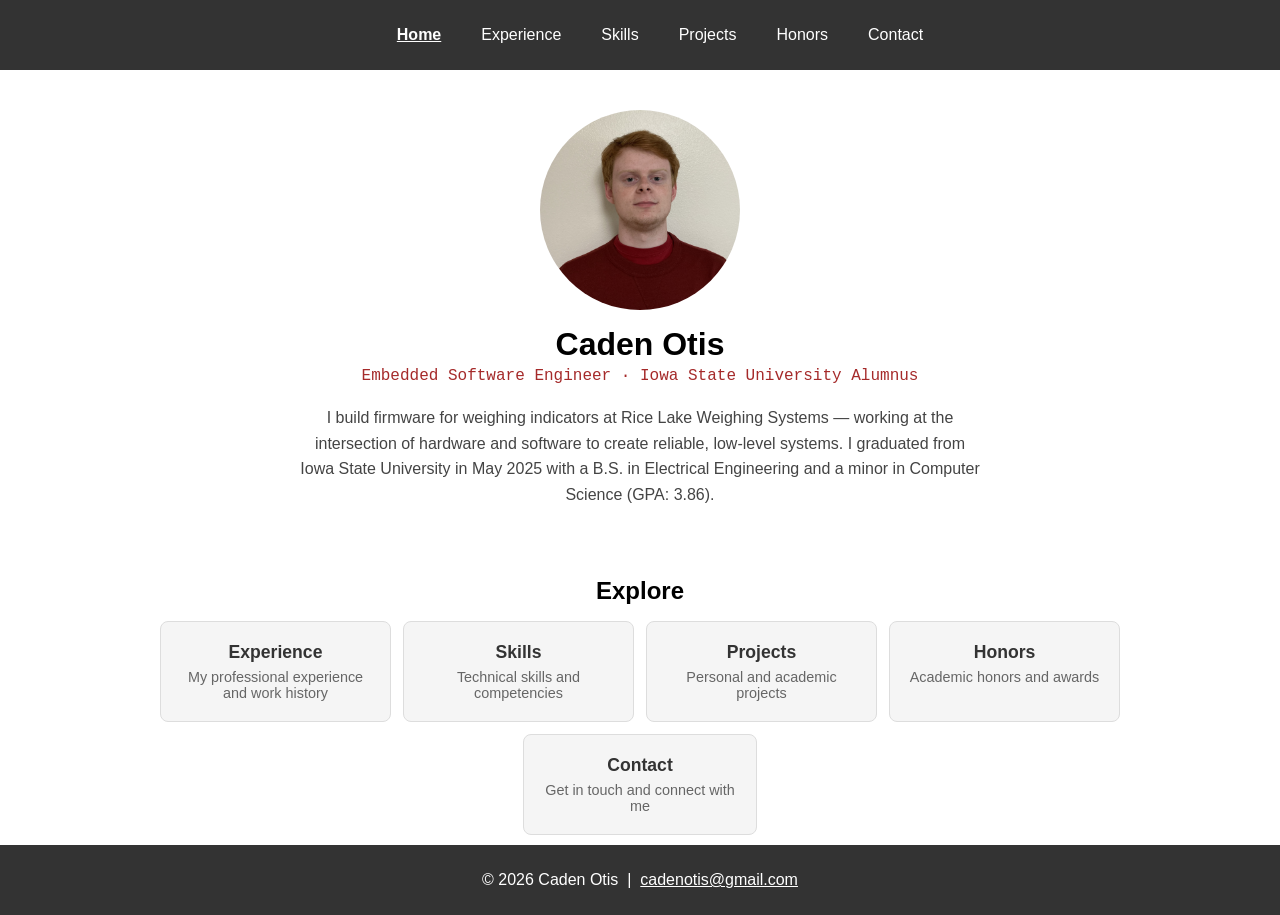
<file: index.html>
<!DOCTYPE html>
<html lang="en">

<head>
    <meta charset="UTF-8">
    <meta name="viewport" content="width=device-width, initial-scale=1.0">
    <link rel="stylesheet" href="./style.css">
    <link rel="icon" type="image/svg+xml" href="./favicon.svg">
    <link rel="icon" type="image/png" sizes="48x48" href="./favicon.png">
    <link rel="shortcut icon" href="./favicon.ico">
    <title>Caden Otis - Home</title>
</head>

<body>
    <header>
        <nav>
            <ul>
                <li><a href="index.html" class="active">Home</a></li>
                <li><a href="experience.html">Experience</a></li>
                <li><a href="skills.html">Skills</a></li>
                <li><a href="projects.html">Projects</a></li>
                <li><a href="honors.html">Honors</a></li>
                <li><a href="contact.html">Contact</a></li>
            </ul>
        </nav>
    </header>

    <section id="hero">
        <img src="./images/profile.jpg" alt="Profile Photo" width="250">
        <h1>Caden Otis</h1>
        <p class="subtitle">Embedded Software Engineer &middot; Iowa State University Alumnus</p>
        <p class="intro">I build firmware for weighing indicators at Rice Lake Weighing Systems &mdash; working
            at the intersection of hardware and software to create reliable, low-level systems. I graduated from
            Iowa State University in May 2025 with a B.S. in Electrical Engineering and a minor in Computer Science
            (GPA: 3.86).</p>
    </section>

    <section id="site-guide">
        <h2>Explore</h2>
        <div class="guide-cards">
            <a href="experience.html" class="guide-card">
                <h3>Experience</h3>
                <p>My professional experience and work history</p>
            </a>
            <a href="skills.html" class="guide-card">
                <h3>Skills</h3>
                <p>Technical skills and competencies</p>
            </a>
            <a href="projects.html" class="guide-card">
                <h3>Projects</h3>
                <p>Personal and academic projects</p>
            </a>
            <a href="honors.html" class="guide-card">
                <h3>Honors</h3>
                <p>Academic honors and awards</p>
            </a>
            <a href="contact.html" class="guide-card">
                <h3>Contact</h3>
                <p>Get in touch and connect with me</p>
            </a>
        </div>
    </section>

    <footer>
        <p>&copy; 2026 Caden Otis &nbsp;|&nbsp; <a href="mailto:cadenotis@gmail.com" style="color: #fff;">cadenotis@gmail.com</a></p>
    </footer>
</body>

</html>
</file>
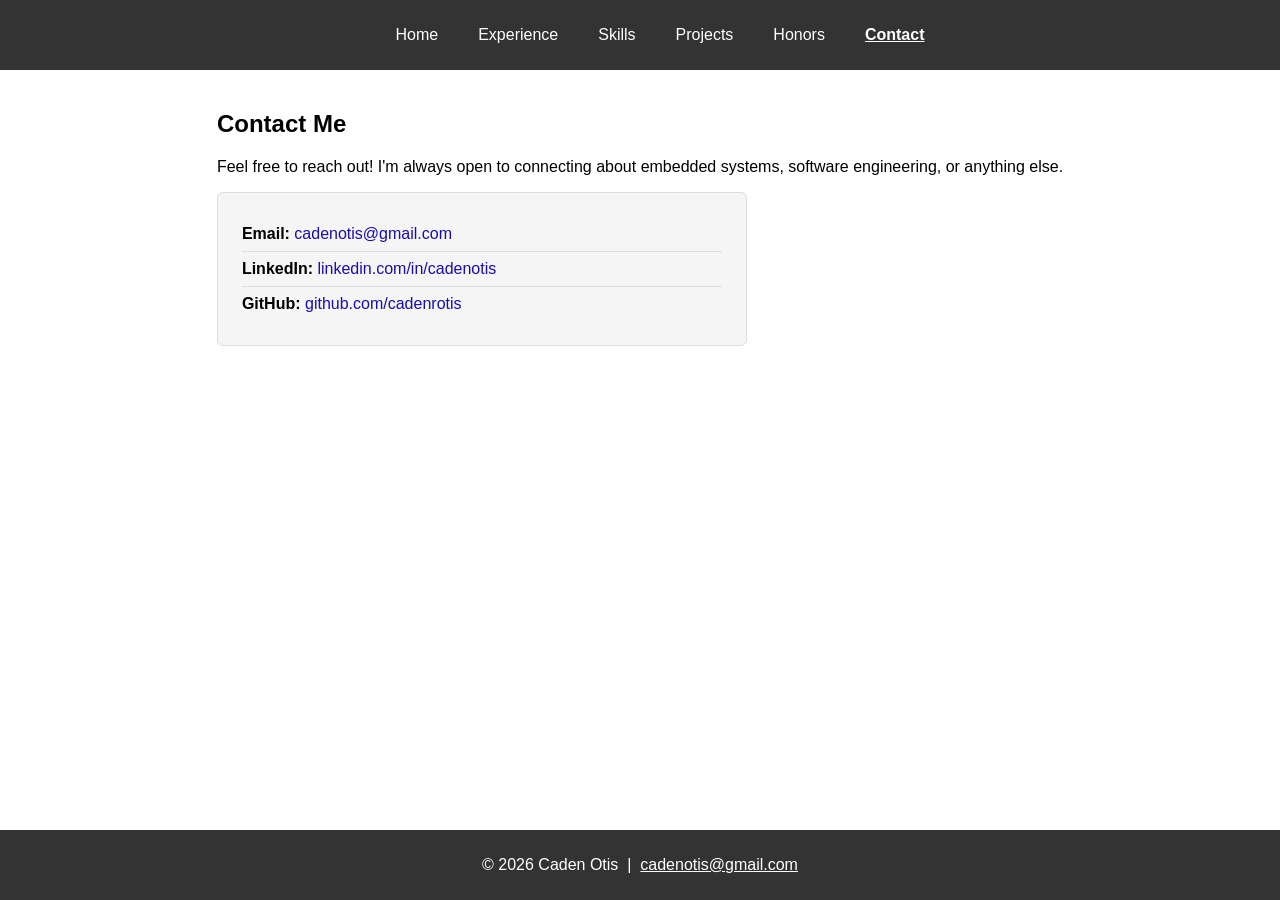
<file: contact.html>
<!DOCTYPE html>
<html lang="en">

<head>
    <meta charset="UTF-8">
    <meta name="viewport" content="width=device-width, initial-scale=1.0">
    <link rel="stylesheet" href="./style.css">
    <link rel="icon" type="image/svg+xml" href="./favicon.svg">
    <link rel="icon" type="image/png" sizes="48x48" href="./favicon.png">
    <link rel="shortcut icon" href="./favicon.ico">
    <title>Caden Otis - Contact</title>
</head>

<body>
    <header>
        <nav>
            <ul>
                <li><a href="index.html">Home</a></li>
                <li><a href="experience.html">Experience</a></li>
                <li><a href="skills.html">Skills</a></li>
                <li><a href="projects.html">Projects</a></li>
                <li><a href="honors.html">Honors</a></li>
                <li><a href="contact.html" class="active">Contact</a></li>
            </ul>
        </nav>
    </header>

    <section id="contact">
        <h2>Contact Me</h2>
        <p>Feel free to reach out! I'm always open to connecting about embedded systems, software engineering, or anything else.</p>

        <div class="contact-card">
            <ul class="contact-info">
                <li><strong>Email:</strong> <a href="mailto:cadenotis@gmail.com">cadenotis@gmail.com</a></li>
                <li><strong>LinkedIn:</strong> <a href="https://www.linkedin.com/in/cadenotis" target="_blank" rel="noopener noreferrer">linkedin.com/in/cadenotis</a></li>
                <li><strong>GitHub:</strong> <a href="https://github.com/cadenrotis" target="_blank" rel="noopener noreferrer">github.com/cadenrotis</a></li>
            </ul>
        </div>
    </section>

    <footer>
        <p>&copy; 2026 Caden Otis &nbsp;|&nbsp; <a href="mailto:cadenotis@gmail.com" style="color: #fff;">cadenotis@gmail.com</a></p>
    </footer>
</body>

</html>
</file>
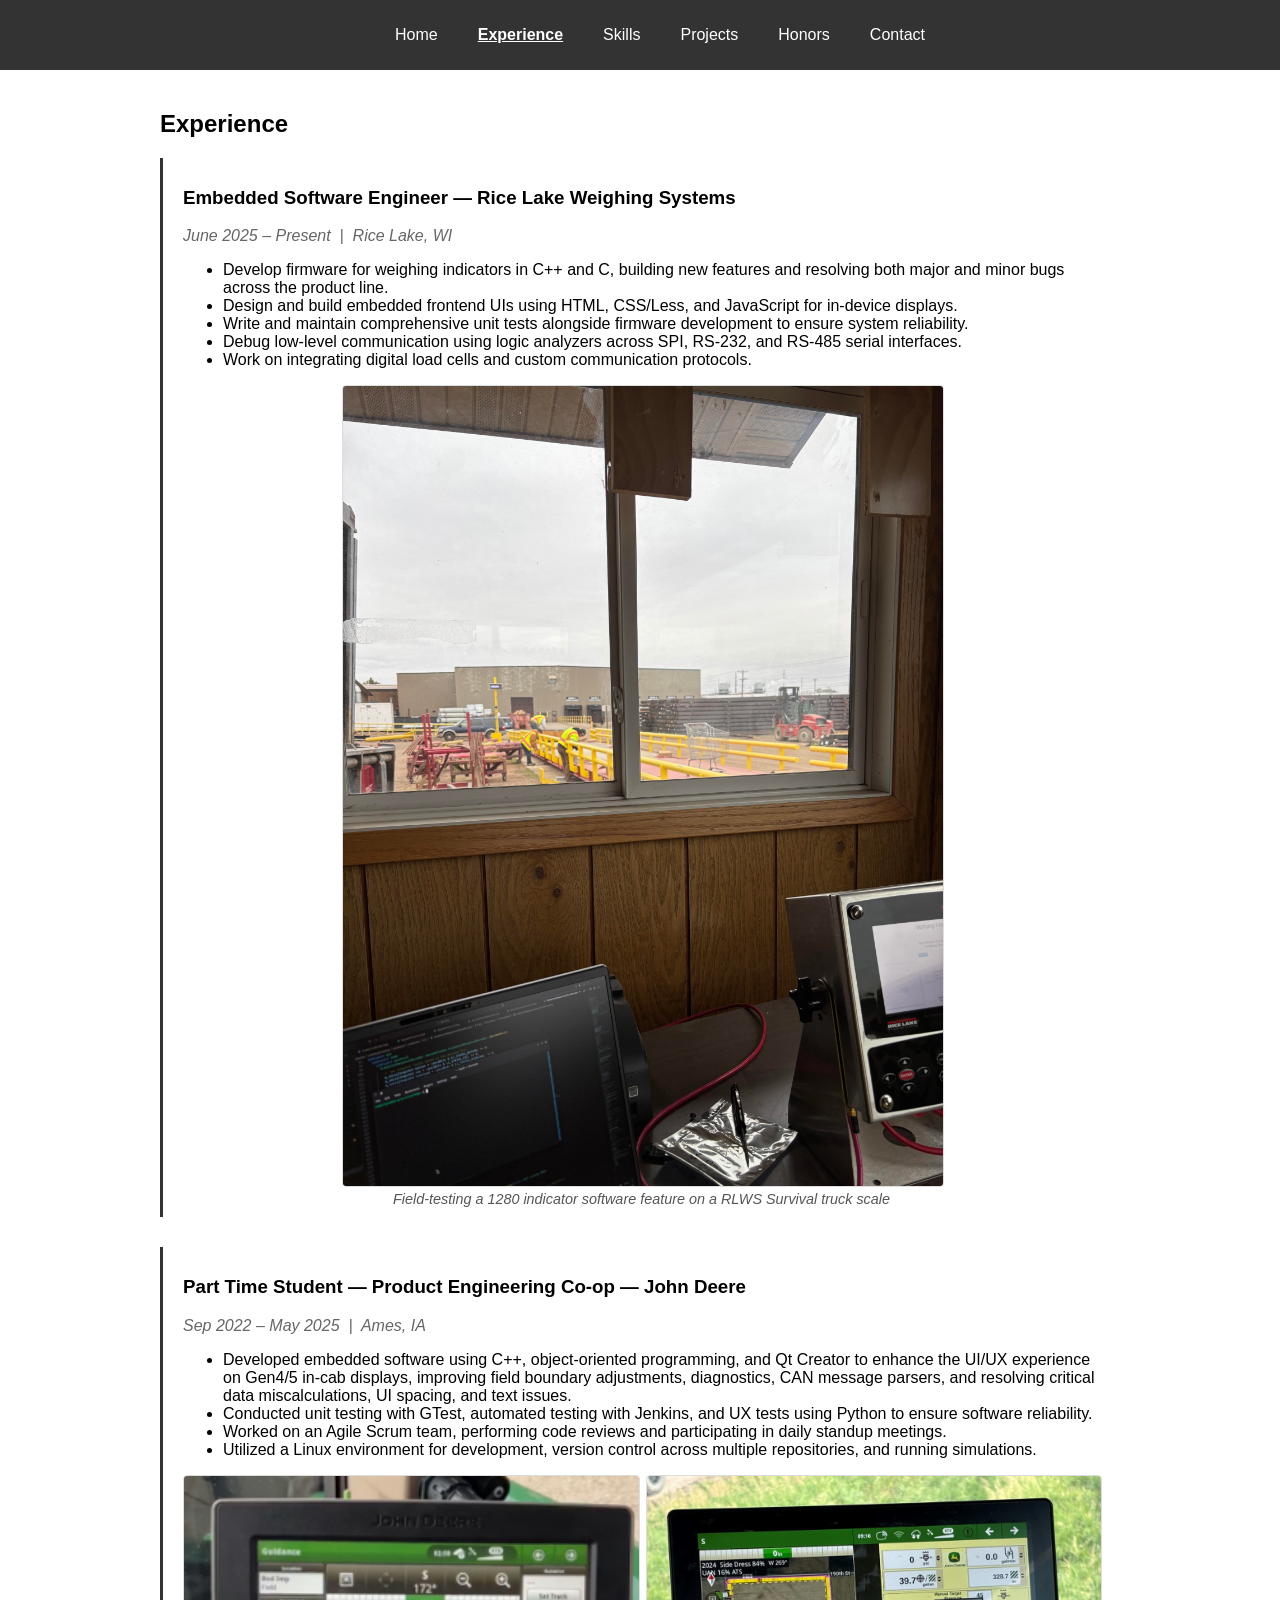
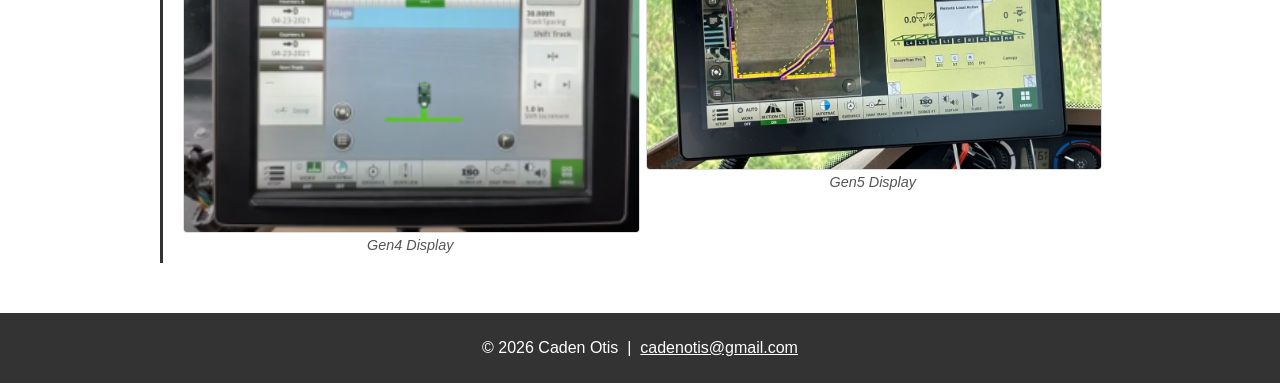
<file: experience.html>
<!DOCTYPE html>
<html lang="en">

<head>
    <meta charset="UTF-8">
    <meta name="viewport" content="width=device-width, initial-scale=1.0">
    <link rel="stylesheet" href="./style.css">
    <link rel="icon" type="image/svg+xml" href="./favicon.svg">
    <link rel="icon" type="image/png" sizes="48x48" href="./favicon.png">
    <link rel="shortcut icon" href="./favicon.ico">
    <title>Caden Otis - Experience</title>
</head>

<body>
    <header>
        <nav>
            <ul>
                <li><a href="index.html">Home</a></li>
                <li><a href="experience.html" class="active">Experience</a></li>
                <li><a href="skills.html">Skills</a></li>
                <li><a href="projects.html">Projects</a></li>
                <li><a href="honors.html">Honors</a></li>
                <li><a href="contact.html">Contact</a></li>
            </ul>
        </nav>
    </header>

    <section id="experience">
        <h2>Experience</h2>

        <div class="job">
            <h3>Embedded Software Engineer &mdash; Rice Lake Weighing Systems</h3>
            <p class="date">June 2025 &ndash; Present &nbsp;|&nbsp; Rice Lake, WI</p>
            <ul>
                <li>Develop firmware for weighing indicators in C++ and C, building new features and resolving both
                    major and minor bugs across the product line.</li>
                <li>Design and build embedded frontend UIs using HTML, CSS/Less, and JavaScript for in-device displays.</li>
                <li>Write and maintain comprehensive unit tests alongside firmware development to ensure system reliability.</li>
                <li>Debug low-level communication using logic analyzers across SPI, RS-232, and RS-485 serial interfaces.</li>
                <li>Work on integrating digital load cells and custom communication protocols.</li>
            </ul>
            <figure class="job-image">
                <img src="./images/RLWS_Truck_Scale.jpg" alt="Rice Lake 1280 indicator software being tested on a Survival truck scale">
                <figcaption>Field-testing a 1280 indicator software feature on a RLWS Survival truck scale</figcaption>
            </figure>
        </div>

        <div class="job">
            <h3>Part Time Student &mdash; Product Engineering Co-op &mdash; John Deere</h3>
            <p class="date">Sep 2022 &ndash; May 2025 &nbsp;|&nbsp; Ames, IA</p>
            <ul>
                <li>Developed embedded software using C++, object-oriented programming, and Qt Creator to enhance the
                    UI/UX experience on Gen4/5 in-cab displays, improving field boundary adjustments, diagnostics,
                    CAN message parsers, and resolving critical data miscalculations, UI spacing, and text issues.</li>
                <li>Conducted unit testing with GTest, automated testing with Jenkins, and UX tests using Python to
                    ensure software reliability.</li>
                <li>Worked on an Agile Scrum team, performing code reviews and participating in daily standup meetings.</li>
                <li>Utilized a Linux environment for development, version control across multiple repositories, and
                    running simulations.</li>
            </ul>
            <div class="job-gallery">
                <figure>
                    <img src="./images/John_Deere_gen4.png" alt="John Deere Gen4 in-cab display interface">
                    <figcaption>Gen4 Display</figcaption>
                </figure>
                <figure>
                    <img src="./images/John_Deere_gen5.jpg" alt="John Deere Gen5 in-cab display interface">
                    <figcaption>Gen5 Display</figcaption>
                </figure>
            </div>
        </div>
    </section>

    <footer>
        <p>&copy; 2026 Caden Otis &nbsp;|&nbsp; <a href="mailto:cadenotis@gmail.com" style="color: #fff;">cadenotis@gmail.com</a></p>
    </footer>
</body>

</html>
</file>
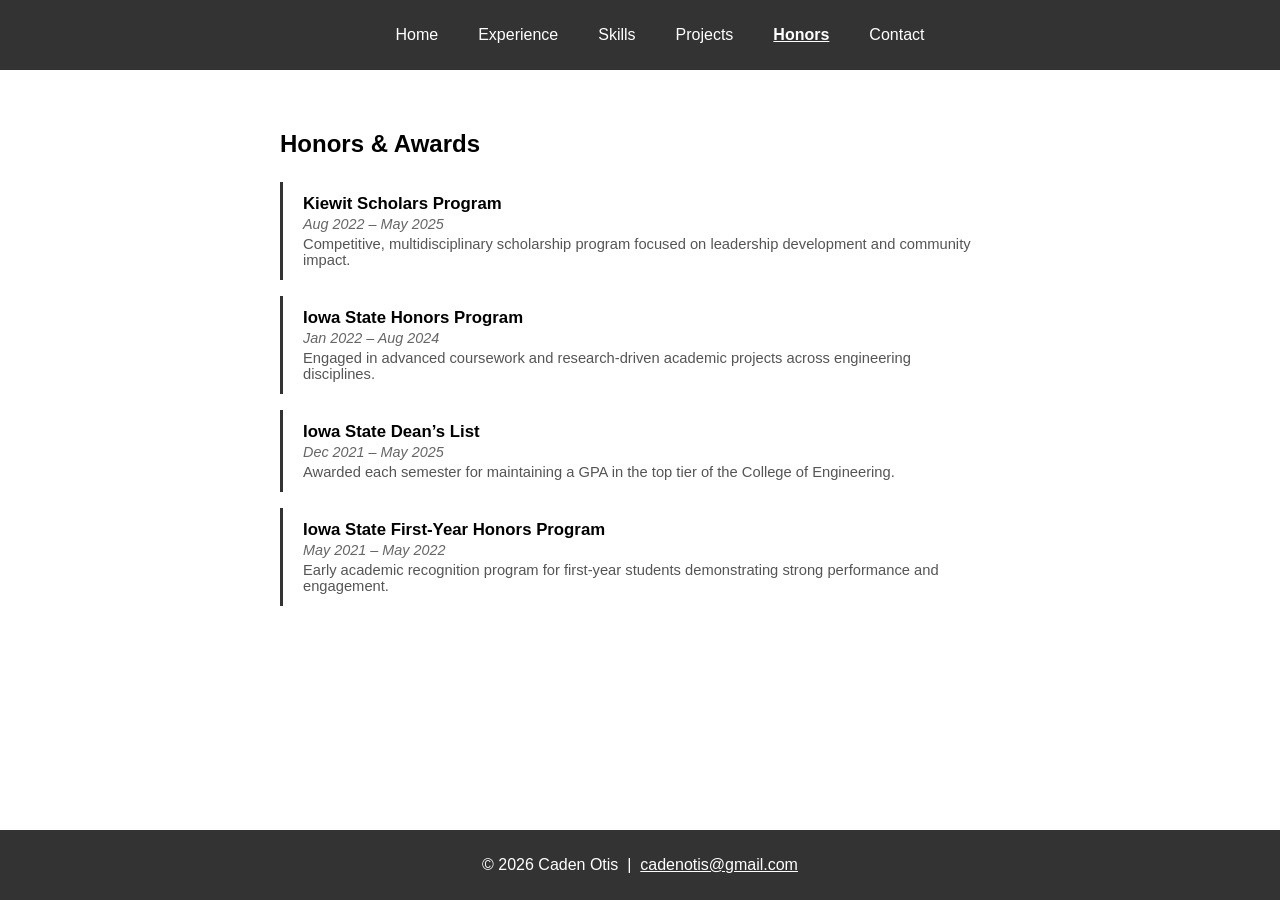
<file: honors.html>
<!DOCTYPE html>
<html lang="en">

<head>
    <meta charset="UTF-8">
    <meta name="viewport" content="width=device-width, initial-scale=1.0">
    <link rel="stylesheet" href="./style.css">
    <link rel="icon" type="image/svg+xml" href="./favicon.svg">
    <link rel="icon" type="image/png" sizes="48x48" href="./favicon.png">
    <link rel="shortcut icon" href="./favicon.ico">
    <title>Caden Otis - Honors &amp; Awards</title>
</head>

<body>
    <header>
        <nav>
            <ul>
                <li><a href="index.html">Home</a></li>
                <li><a href="experience.html">Experience</a></li>
                <li><a href="skills.html">Skills</a></li>
                <li><a href="projects.html">Projects</a></li>
                <li><a href="honors.html" class="active">Honors</a></li>
                <li><a href="contact.html">Contact</a></li>
            </ul>
        </nav>
    </header>

    <section id="honors">
        <h2>Honors &amp; Awards</h2>
        <ul class="honors-list">
            <li>
                <span class="honor-name">Kiewit Scholars Program</span>
                <span class="honor-date">Aug 2022 &ndash; May 2025</span>
                <p class="honor-desc">Competitive, multidisciplinary scholarship program focused on leadership development and community impact.</p>
            </li>
            <li>
                <span class="honor-name">Iowa State Honors Program</span>
                <span class="honor-date">Jan 2022 &ndash; Aug 2024</span>
                <p class="honor-desc">Engaged in advanced coursework and research-driven academic projects across engineering disciplines.</p>
            </li>
            <li>
                <span class="honor-name">Iowa State Dean&rsquo;s List</span>
                <span class="honor-date">Dec 2021 &ndash; May 2025</span>
                <p class="honor-desc">Awarded each semester for maintaining a GPA in the top tier of the College of Engineering.</p>
            </li>
            <li>
                <span class="honor-name">Iowa State First-Year Honors Program</span>
                <span class="honor-date">May 2021 &ndash; May 2022</span>
                <p class="honor-desc">Early academic recognition program for first-year students demonstrating strong performance and engagement.</p>
            </li>
        </ul>
    </section>

    <footer>
        <p>&copy; 2026 Caden Otis &nbsp;|&nbsp; <a href="mailto:cadenotis@gmail.com" style="color: #fff;">cadenotis@gmail.com</a></p>
    </footer>
</body>

</html>
</file>
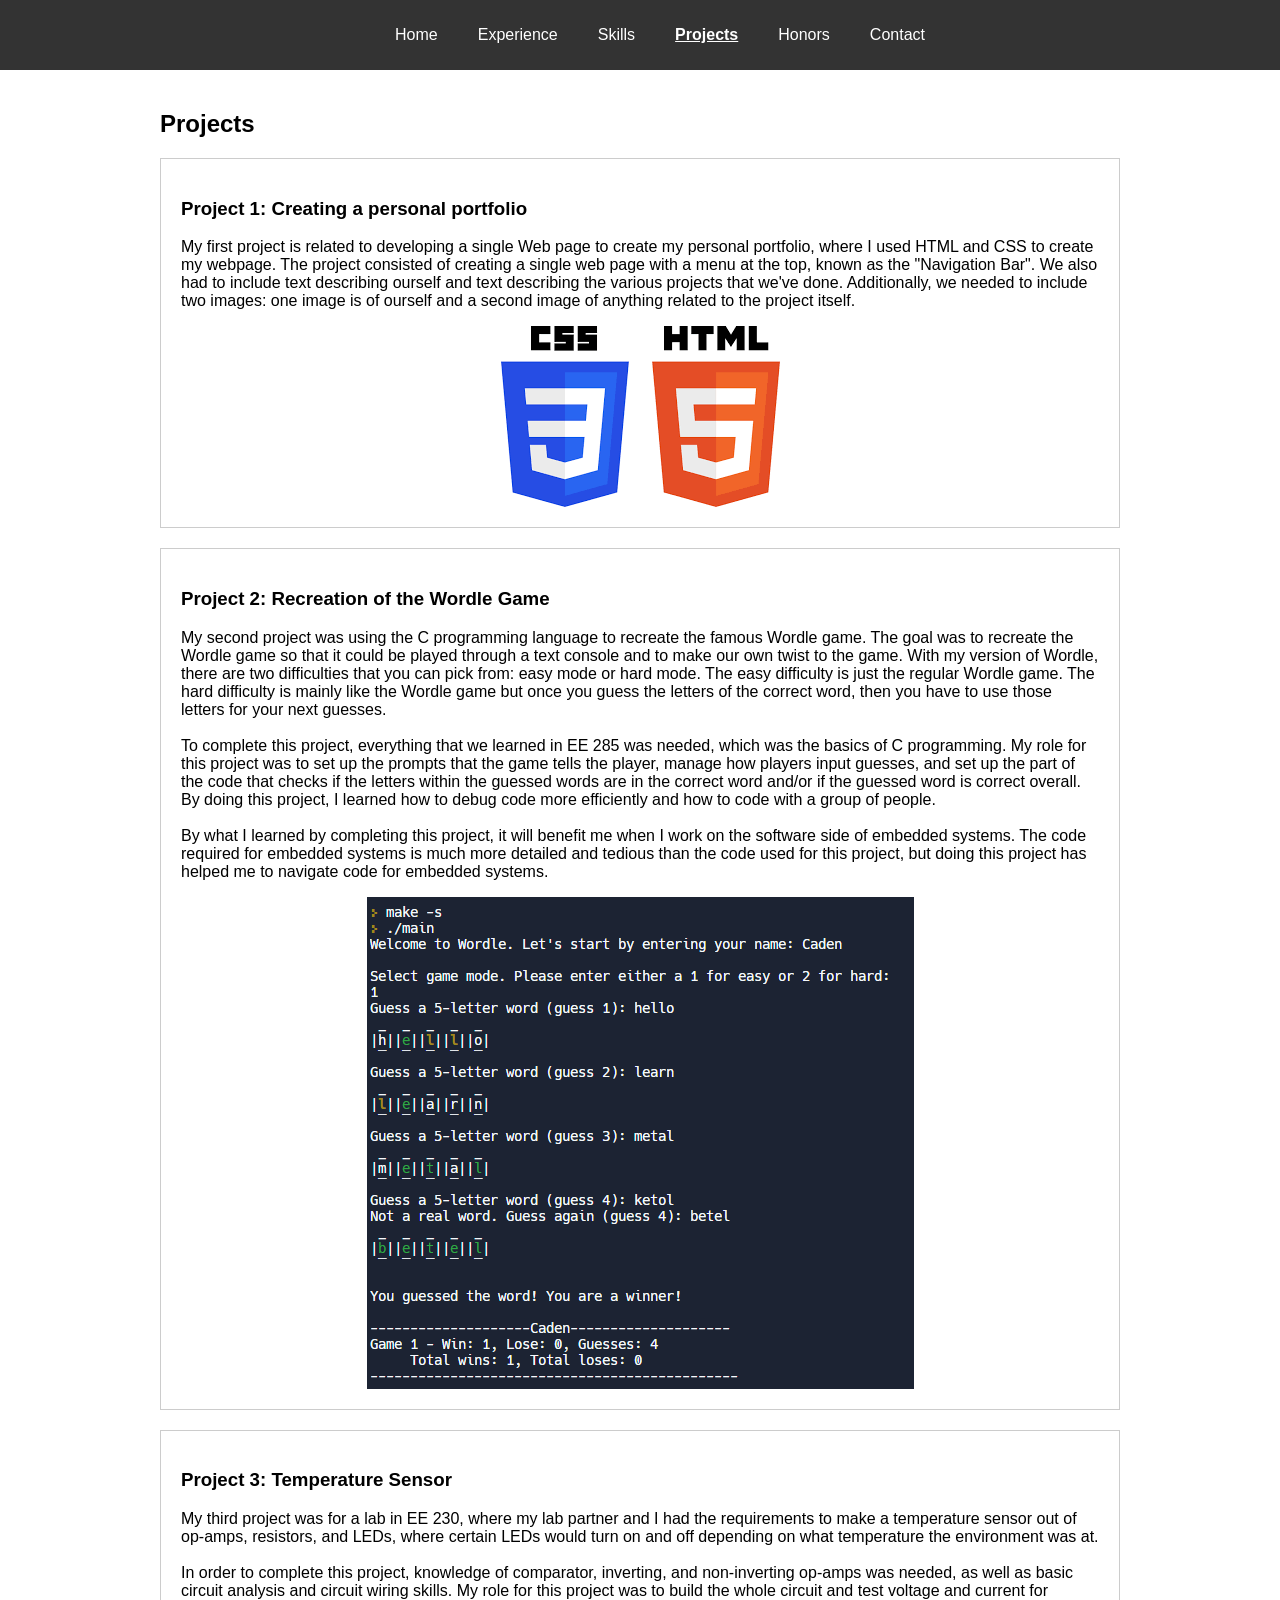
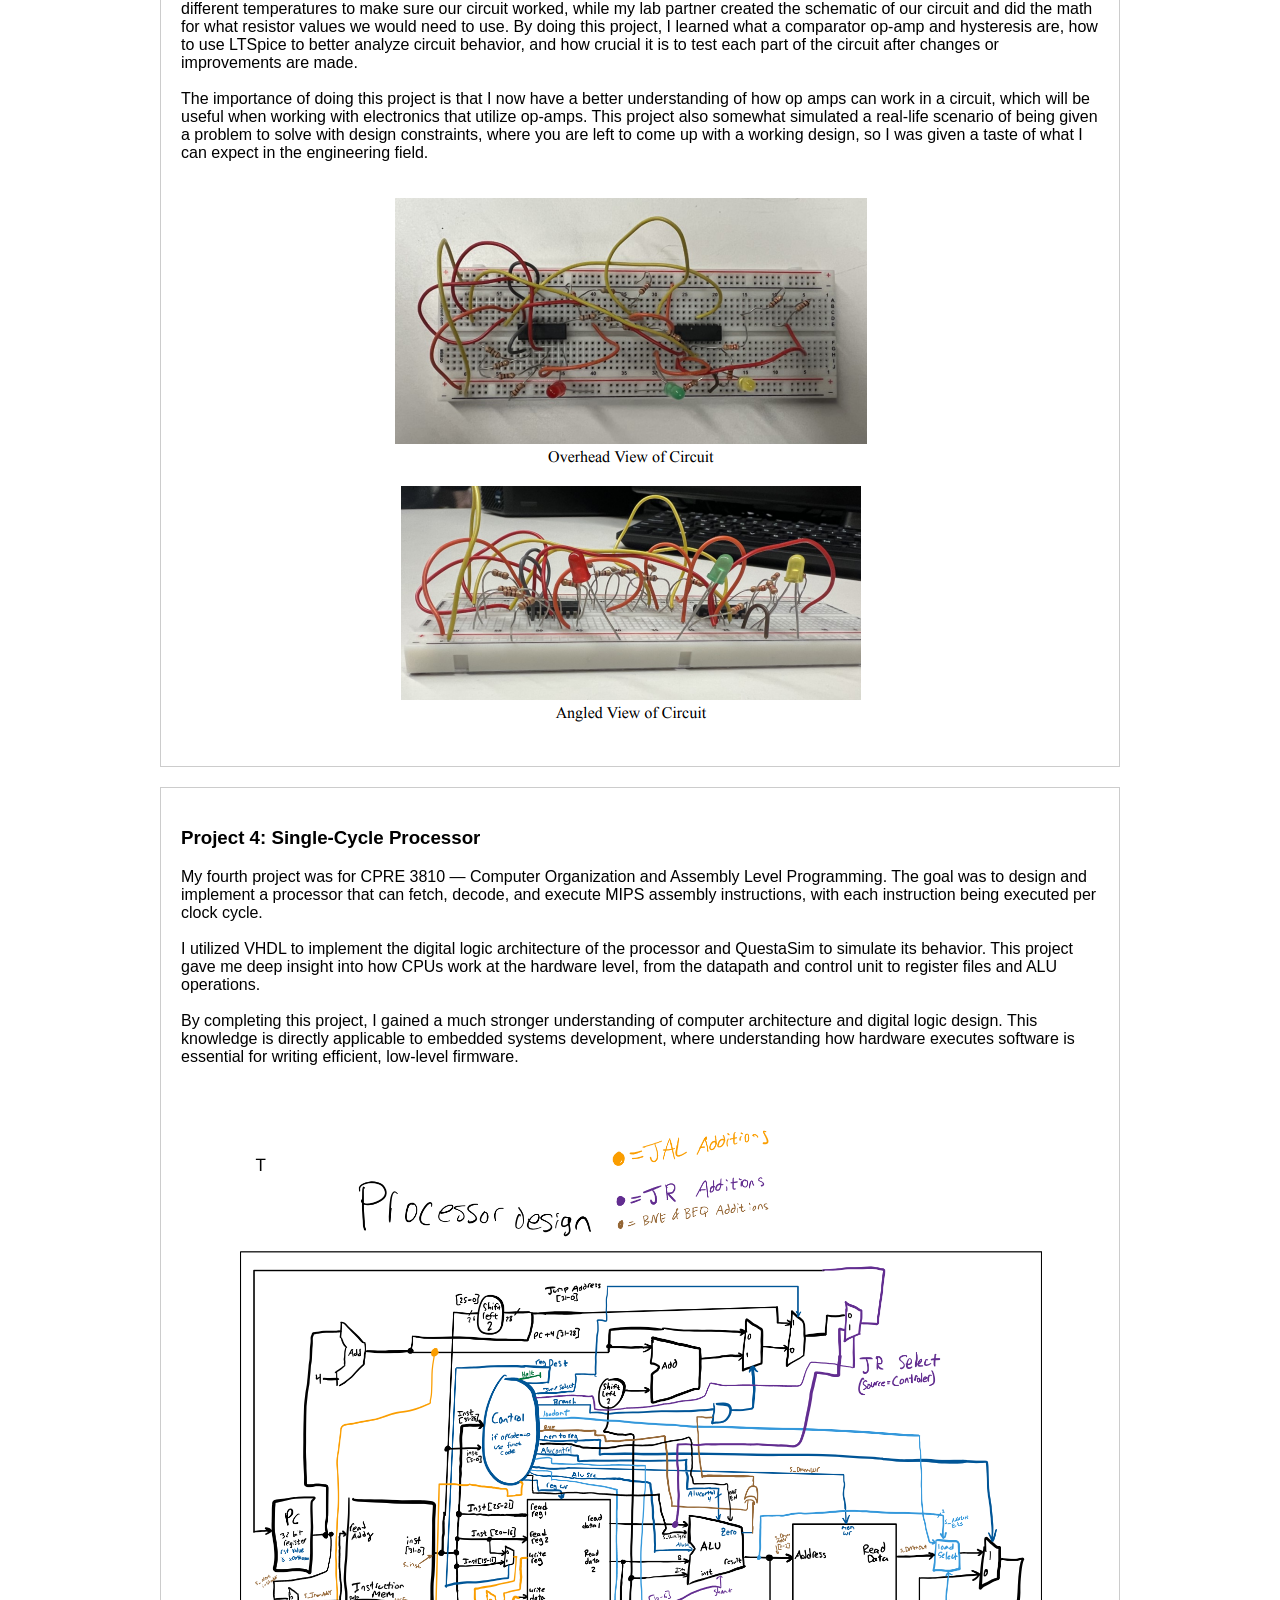
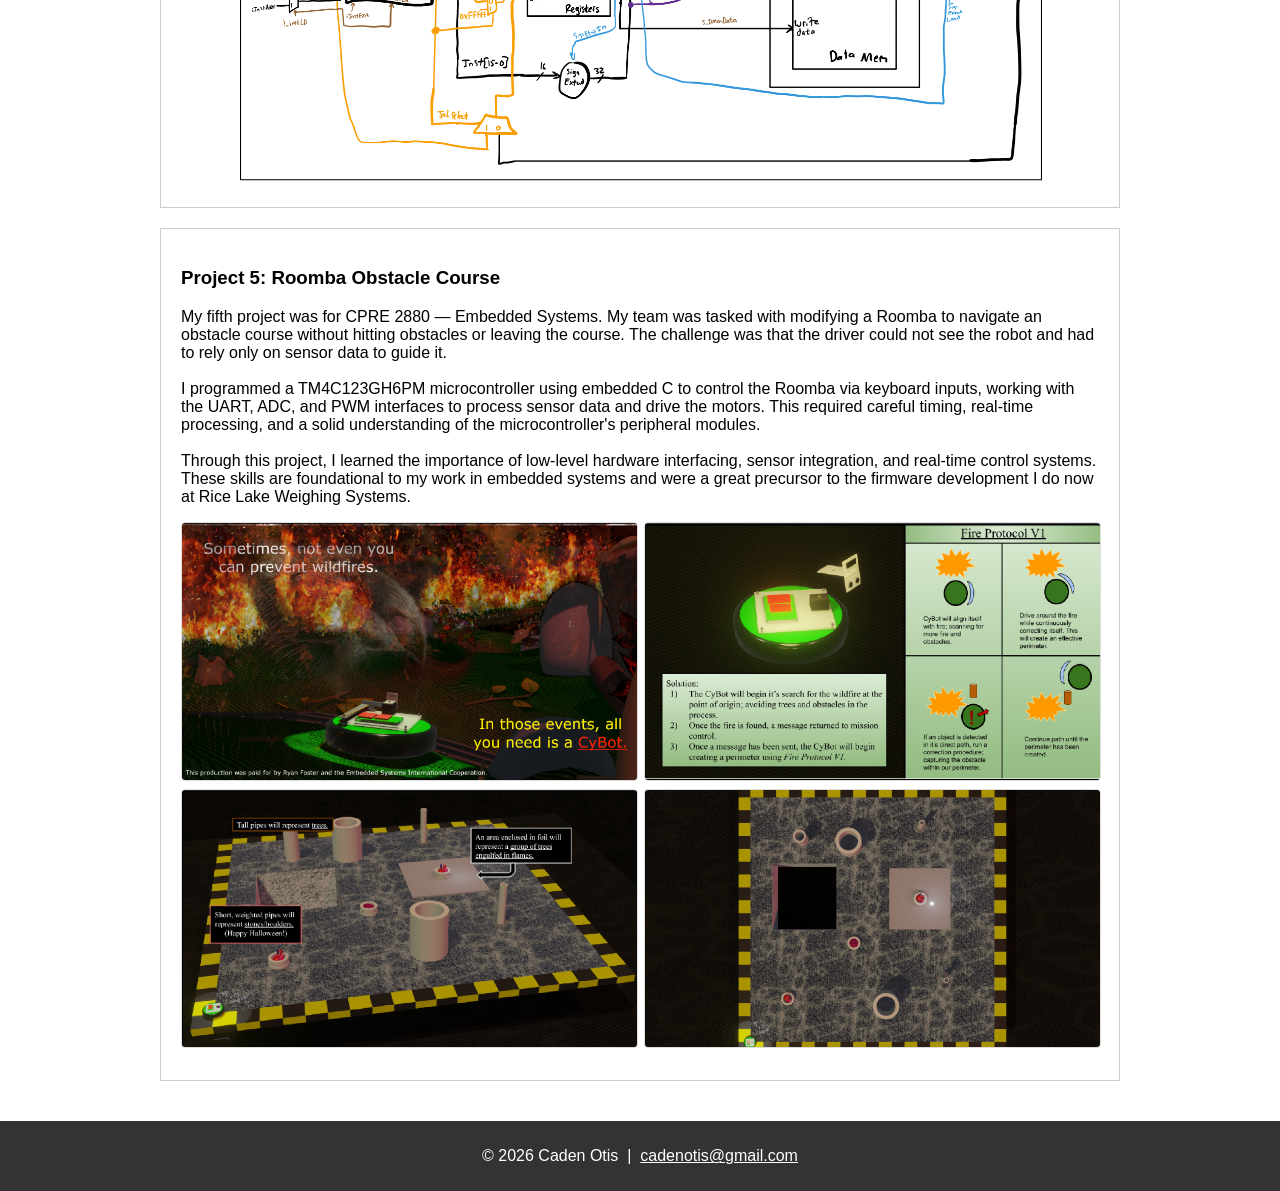
<file: projects.html>
<!DOCTYPE html>
<html lang="en">

<head>
    <meta charset="UTF-8">
    <meta name="viewport" content="width=device-width, initial-scale=1.0">
    <link rel="stylesheet" href="./style.css">
    <link rel="icon" type="image/svg+xml" href="./favicon.svg">
    <link rel="icon" type="image/png" sizes="48x48" href="./favicon.png">
    <link rel="shortcut icon" href="./favicon.ico">
    <title>Caden Otis - Projects</title>
</head>

<body>
    <header>
        <nav>
            <ul>
                <li><a href="index.html">Home</a></li>
                <li><a href="experience.html">Experience</a></li>
                <li><a href="skills.html">Skills</a></li>
                <li><a href="projects.html" class="active">Projects</a></li>
                <li><a href="honors.html">Honors</a></li>
                <li><a href="contact.html">Contact</a></li>
            </ul>
        </nav>
    </header>

    <section id="projects">
        <h2>Projects</h2>

        <div class="project">
            <h3>Project 1: Creating a personal portfolio</h3>
            <p>My first project is related to developing a single Web page to create my personal portfolio, where
                I used HTML and CSS to create my webpage. The project consisted of
                creating a single web page with a menu at the top, known as the
                "Navigation Bar". We also had to include text describing ourself and
                text describing the various projects that we've done. Additionally, we needed to include
                two images: one image is of ourself and a second image of anything
                related to the project itself.</p>
            <img src="./images/project1.png" alt="Project 1">
        </div>

        <div class="project">
            <h3>Project 2: Recreation of the Wordle Game</h3>
            <p>My second project was using the C programming language to recreate the famous Wordle game. The goal was to
                recreate the Wordle game so that it could be played through a text console and to make our own twist
                to the game. With my version of Wordle, there are two difficulties that you can pick from: easy mode or
                hard mode. The easy difficulty is just the regular Wordle game. The hard difficulty is mainly like the
                Wordle game but once you guess the letters of the correct word, then you have to use those letters for
                your next guesses. <br>

                <br>To complete this project, everything that we learned in EE 285 was needed, which was the basics of
                C programming. My role for this project was to set up the prompts that the game tells the player,
                manage how players input guesses, and set up the part of the code that checks if the letters within
                the guessed words are in the correct word and/or if the guessed word is correct overall. By doing
                this project, I learned how to debug code more efficiently and how to code with a group of people. <br>

                <br>By what I learned by completing this project, it will benefit me when I work on the software side of
                embedded systems. The code required for embedded systems is much more detailed and tedious than the
                code used for this project, but doing this project has helped me to navigate code for embedded
                systems.
            </p>
            <img src="./images/project2.png" alt="Project 2">
        </div>

        <div class="project">
            <h3>Project 3: Temperature Sensor</h3>
            <p>
                My third project was for a lab in EE 230, where my lab partner and I had the requirements to make a temperature sensor out of
                op-amps, resistors, and LEDs, where certain LEDs would turn on and off depending on what temperature the
                environment was at. <br>

                <br>In order to complete this project, knowledge of comparator, inverting, and non-inverting op-amps was
                needed, as well as basic circuit analysis and circuit wiring skills. My role for this project was to
                build the whole circuit and test voltage and current for different temperatures to make sure our circuit
                worked, while my lab partner created the schematic of our circuit and did the math for what resistor
                values we would need to use. By doing this project, I learned what a comparator op-amp and hysteresis
                are, how to use LTSpice to better analyze circuit behavior, and how crucial it is to test each part of
                the circuit after changes or improvements are made. <br>

                <br>The importance of doing this project is that I now have a better understanding of how op amps can work
                in a circuit, which will be useful when working with electronics that utilize op-amps. This project also
                somewhat simulated a real-life scenario of being given a problem to solve with design constraints, where
                you are left to come up with a working design, so I was given a taste of what I can expect in the
                engineering field.
            </p>
            <img src="./images/project3.png" alt="Project 3">
        </div>

        <div class="project">
            <h3>Project 4: Single-Cycle Processor</h3>
            <p>
                My fourth project was for CPRE 3810 &mdash; Computer Organization and Assembly Level Programming. The goal was to
                design and implement a processor that can fetch, decode, and execute MIPS assembly instructions, with each
                instruction being executed per clock cycle. <br>

                <br>I utilized VHDL to implement the digital logic architecture of the processor and QuestaSim to simulate
                its behavior. This project gave me deep insight into how CPUs work at the hardware level, from the
                datapath and control unit to register files and ALU operations. <br>

                <br>By completing this project, I gained a much stronger understanding of computer architecture and
                digital logic design. This knowledge is directly applicable to embedded systems development, where
                understanding how hardware executes software is essential for writing efficient, low-level firmware.
            </p>
            <img src="./images/project4.png" alt="Single-Cycle Processor MIPS datapath diagram">
        </div>

        <div class="project">
            <h3>Project 5: Roomba Obstacle Course</h3>
            <p>
                My fifth project was for CPRE 2880 &mdash; Embedded Systems. My team was tasked with modifying a Roomba to
                navigate an obstacle course without hitting obstacles or leaving the course. The challenge was that the
                driver could not see the robot and had to rely only on sensor data to guide it. <br>

                <br>I programmed a TM4C123GH6PM microcontroller using embedded C to control the Roomba via keyboard inputs,
                working with the UART, ADC, and PWM interfaces to process sensor data and drive the motors. This required
                careful timing, real-time processing, and a solid understanding of the microcontroller's peripheral
                modules. <br>

                <br>Through this project, I learned the importance of low-level hardware interfacing, sensor integration,
                and real-time control systems. These skills are foundational to my work in embedded systems and
                were a great precursor to the firmware development I do now at Rice Lake Weighing Systems.
            </p>
            <div class="project-gallery">
                <img src="./images/project5-1.png" alt="Roomba robot with TM4C microcontroller wiring">
                <img src="./images/project5-2.png" alt="Roomba connected to breadboard and sensor setup">
                <img src="./images/project5-3.png" alt="Obstacle course setup for Roomba navigation">
                <img src="./images/project5-4.png" alt="Roomba obstacle avoidance in action">
            </div>
        </div>
    </section>

    <footer>
        <p>&copy; 2026 Caden Otis &nbsp;|&nbsp; <a href="mailto:cadenotis@gmail.com" style="color: #fff;">cadenotis@gmail.com</a></p>
    </footer>
</body>

</html>
</file>
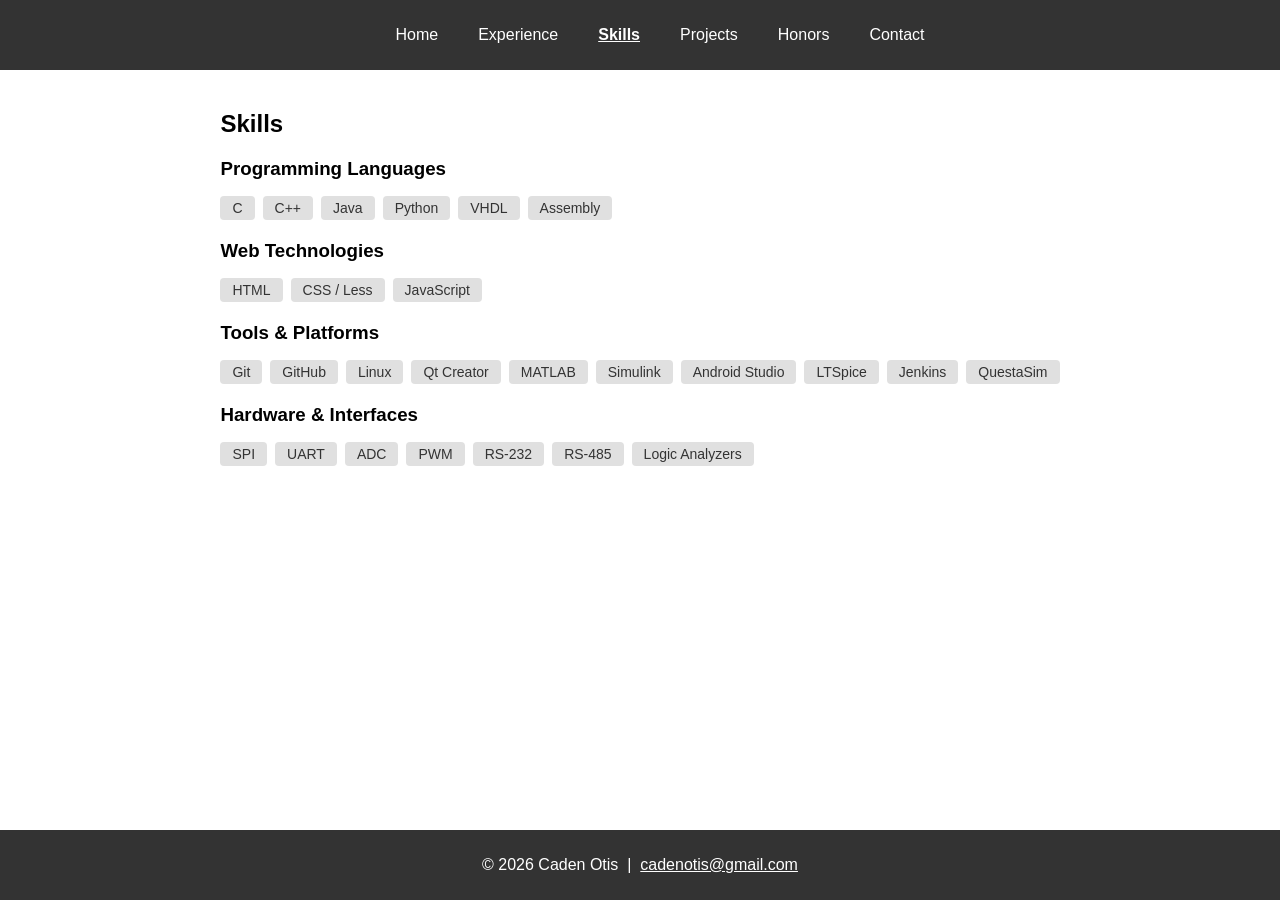
<file: skills.html>
<!DOCTYPE html>
<html lang="en">

<head>
    <meta charset="UTF-8">
    <meta name="viewport" content="width=device-width, initial-scale=1.0">
    <link rel="stylesheet" href="./style.css">
    <link rel="icon" type="image/svg+xml" href="./favicon.svg">
    <link rel="icon" type="image/png" sizes="48x48" href="./favicon.png">
    <link rel="shortcut icon" href="./favicon.ico">
    <title>Caden Otis - Skills</title>
</head>

<body>
    <header>
        <nav>
            <ul>
                <li><a href="index.html">Home</a></li>
                <li><a href="experience.html">Experience</a></li>
                <li><a href="skills.html" class="active">Skills</a></li>
                <li><a href="projects.html">Projects</a></li>
                <li><a href="honors.html">Honors</a></li>
                <li><a href="contact.html">Contact</a></li>
            </ul>
        </nav>
    </header>

    <section id="skills">
        <h2>Skills</h2>

        <div class="skills-category">
            <h3>Programming Languages</h3>
            <ul class="skill-tags">
                <li>C</li>
                <li>C++</li>
                <li>Java</li>
                <li>Python</li>
                <li>VHDL</li>
                <li>Assembly</li>
            </ul>
        </div>

        <div class="skills-category">
            <h3>Web Technologies</h3>
            <ul class="skill-tags">
                <li>HTML</li>
                <li>CSS / Less</li>
                <li>JavaScript</li>
            </ul>
        </div>

        <div class="skills-category">
            <h3>Tools &amp; Platforms</h3>
            <ul class="skill-tags">
                <li>Git</li>
                <li>GitHub</li>
                <li>Linux</li>
                <li>Qt Creator</li>
                <li>MATLAB</li>
                <li>Simulink</li>
                <li>Android Studio</li>
                <li>LTSpice</li>
                <li>Jenkins</li>
                <li>QuestaSim</li>
            </ul>
        </div>

        <div class="skills-category">
            <h3>Hardware &amp; Interfaces</h3>
            <ul class="skill-tags">
                <li>SPI</li>
                <li>UART</li>
                <li>ADC</li>
                <li>PWM</li>
                <li>RS-232</li>
                <li>RS-485</li>
                <li>Logic Analyzers</li>
            </ul>
        </div>
    </section>

    <footer>
        <p>&copy; 2026 Caden Otis &nbsp;|&nbsp; <a href="mailto:cadenotis@gmail.com" style="color: #fff;">cadenotis@gmail.com</a></p>
    </footer>
</body>

</html>
</file>
<file: style.css>
header {
    background-color: #333;
    color: #fff;
    padding: 10px 0;
}

nav ul {
    list-style: none;
    display: flex;
    justify-content: center;
}

nav li {
    margin: 0 20px;
}

nav a {
    text-decoration: none;
    color: #fff;
}

nav a.active {
    font-weight: bold;
    text-decoration: underline;
}

body {
    display: flex;
    flex-direction: column;
    min-height: 100vh;
    font-family: Arial, sans-serif;
    margin: 0;
    padding: 0;
}

img {
    max-width: 100%;
}

footer {
    margin-top: auto;
    text-align: center;
    padding: 10px;
    background-color: #333;
    color: #fff;
}

/* --- Content Pages Left Padding --- */

#experience,
#skills,
#projects,
#contact {
    max-width: 960px;
    margin: 0 auto;
    padding: 20px 40px;
}

.container {
    max-width: 960px;
    margin: 0 auto;
    padding: 40px;
}

.project {
    margin-bottom: 20px;
    border: 1px solid #ccc;
    padding: 20px;
}

.project > img {
    display: block;
    margin: 0 auto;
}

.project-gallery {
    display: grid;
    grid-template-columns: 1fr 1fr;
    gap: 8px;
    margin-bottom: 12px;
}

.project-gallery img {
    width: 100%;
    aspect-ratio: 750 / 424;
    object-fit: cover;
    border: 1px solid #ddd;
    border-radius: 4px;
}

.job-gallery {
    display: grid;
    grid-template-columns: 1fr 1fr;
    gap: 8px;
    margin-top: 12px;
}

.job-gallery img {
    width: 100%;
    object-fit: cover;
    border: 1px solid #ddd;
    border-radius: 4px;
    display: block;
}

.job-gallery figure {
    margin: 0;
}

.job-gallery figcaption {
    text-align: center;
    font-style: italic;
    font-size: 0.9em;
    color: #555;
    margin-top: 4px;
}

.job-image {
    margin: 12px auto 0;
    max-width: 600px;
}

.job-image img {
    width: 100%;
    border: 1px solid #ddd;
    border-radius: 4px;
    display: block;
}

.job-image figcaption {
    text-align: center;
    font-style: italic;
    font-size: 0.9em;
    color: #555;
    margin-top: 4px;
}

.job {
    margin-bottom: 30px;
    border-left: 3px solid #333;
    padding: 10px 20px;
}

.date {
    font-style: italic;
    color: #666;
}

#not-found {
    flex: 1;
    display: flex;
    flex-direction: column;
    justify-content: center;
    align-items: center;
    gap: 8px;
    text-align: center;
}

#not-found .compass-icon {
    display: block;
}

#not-found .back-link {
    text-align: center;
}

/* --- Homepage Hero --- */

#hero {
    text-align: center;
    padding: 40px 20px;
}

#hero img {
    border-radius: 50%;
    width: 200px;
    height: 200px;
    object-fit: cover;
    display: block;
    margin: 0 auto 16px;
}

#hero h1 {
    margin: 0 0 4px;
    font-size: 2em;
}

#hero .subtitle {
    font-family: 'Courier New', Courier, monospace;
    color: brown;
    font-size: 1em;
    margin: 0 0 20px;
}

#hero .intro {
    max-width: 680px;
    margin: 0 auto;
    line-height: 1.6;
    color: #444;
}

/* --- Site Guide Cards --- */

#site-guide {
    text-align: center;
    padding: 10px 20px;
}

#site-guide h2 {
    margin-bottom: 16px;
}

.guide-cards {
    display: flex;
    flex-wrap: wrap;
    justify-content: center;
    gap: 12px;
    max-width: 960px;
    margin: 0 auto;
}

.guide-card {
    display: block;
    flex: 1 1 160px;
    max-width: 200px;
    min-width: 140px;
    background-color: #f5f5f5;
    border: 1px solid #ddd;
    border-radius: 8px;
    padding: 20px 16px;
    text-decoration: none;
    color: #333;
    transition: transform 0.15s, box-shadow 0.15s;
}

.guide-card:hover {
    transform: translateY(-3px);
    box-shadow: 0 4px 12px rgba(0,0,0,0.1);
}

.guide-card h3 {
    margin: 0 0 6px;
    font-size: 1.1em;
}

.guide-card p {
    margin: 0;
    font-size: 0.9em;
    color: #666;
}

/* --- Honors Page --- */

#honors {
    max-width: 720px;
    margin: 0 auto;
    padding: 40px 20px;
}

#honors h2 {
    margin-bottom: 24px;
}

.honors-list {
    list-style: none;
    padding: 0;
    margin: 0;
}

.honors-list li {
    border-left: 3px solid #333;
    padding: 12px 20px;
    margin-bottom: 16px;
}

.honor-name {
    font-weight: bold;
    font-size: 1.05em;
}

.honor-date {
    font-style: italic;
    color: #666;
    font-size: 0.9em;
    display: block;
    margin-top: 2px;
}

.honor-desc {
    margin: 4px 0 0;
    font-size: 0.92em;
    color: #555;
}

.skills-category {
    margin-bottom: 20px;
}

.skills-category h3 {
    margin-bottom: 8px;
}

.skill-tags {
    list-style: none;
    padding: 0;
    display: flex;
    flex-wrap: wrap;
    gap: 8px;
}

.skill-tags li {
    background-color: #e0e0e0;
    color: #333;
    padding: 4px 12px;
    border-radius: 4px;
    font-size: 14px;
}

.contact-card {
    background-color: #f5f5f5;
    border: 1px solid #ddd;
    border-radius: 6px;
    padding: 24px;
    max-width: 480px;
}

.contact-info {
    list-style: none;
    padding: 0;
    margin: 0;
}

.contact-info li {
    padding: 8px 0;
    border-bottom: 1px solid #ddd;
}

.contact-info li:last-child {
    border-bottom: none;
}

.contact-info a {
    color: #1a0dab;
    text-decoration: none;
}

.contact-info a:hover {
    text-decoration: underline;
}
</file>
